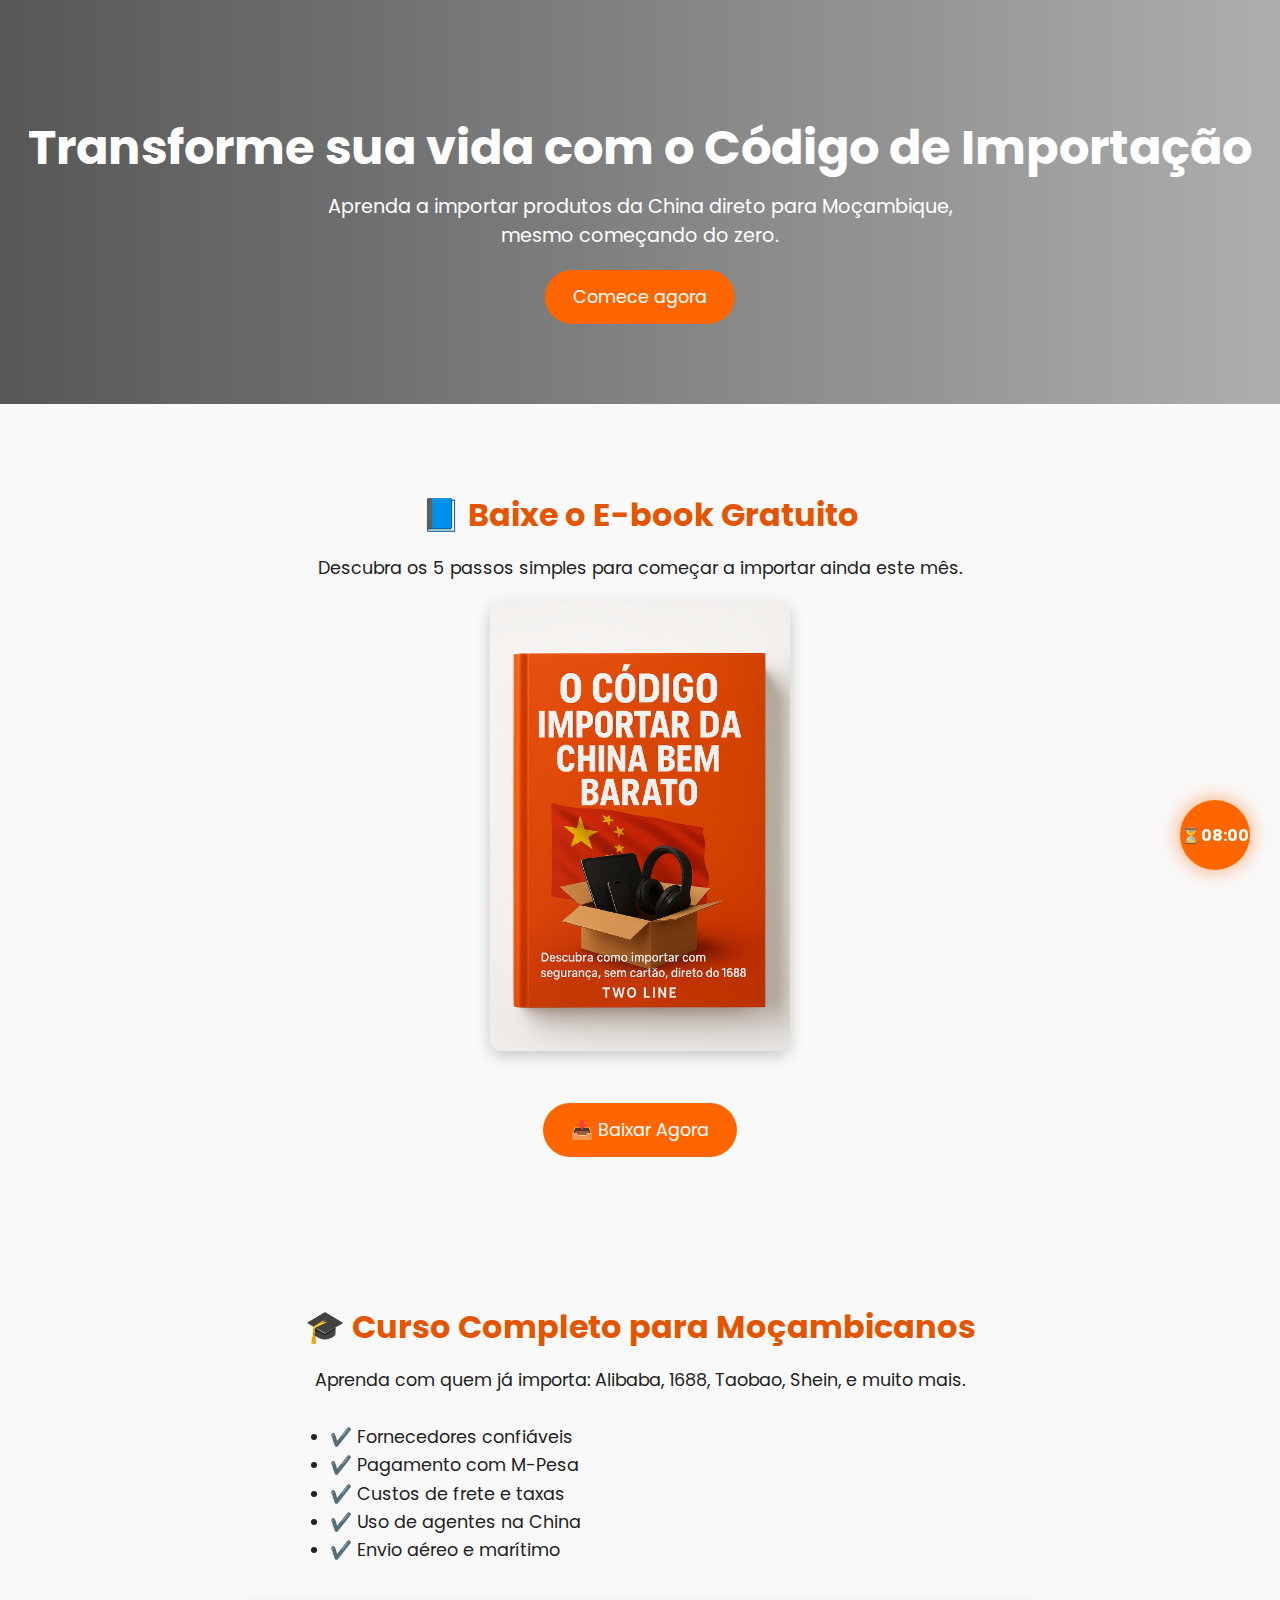
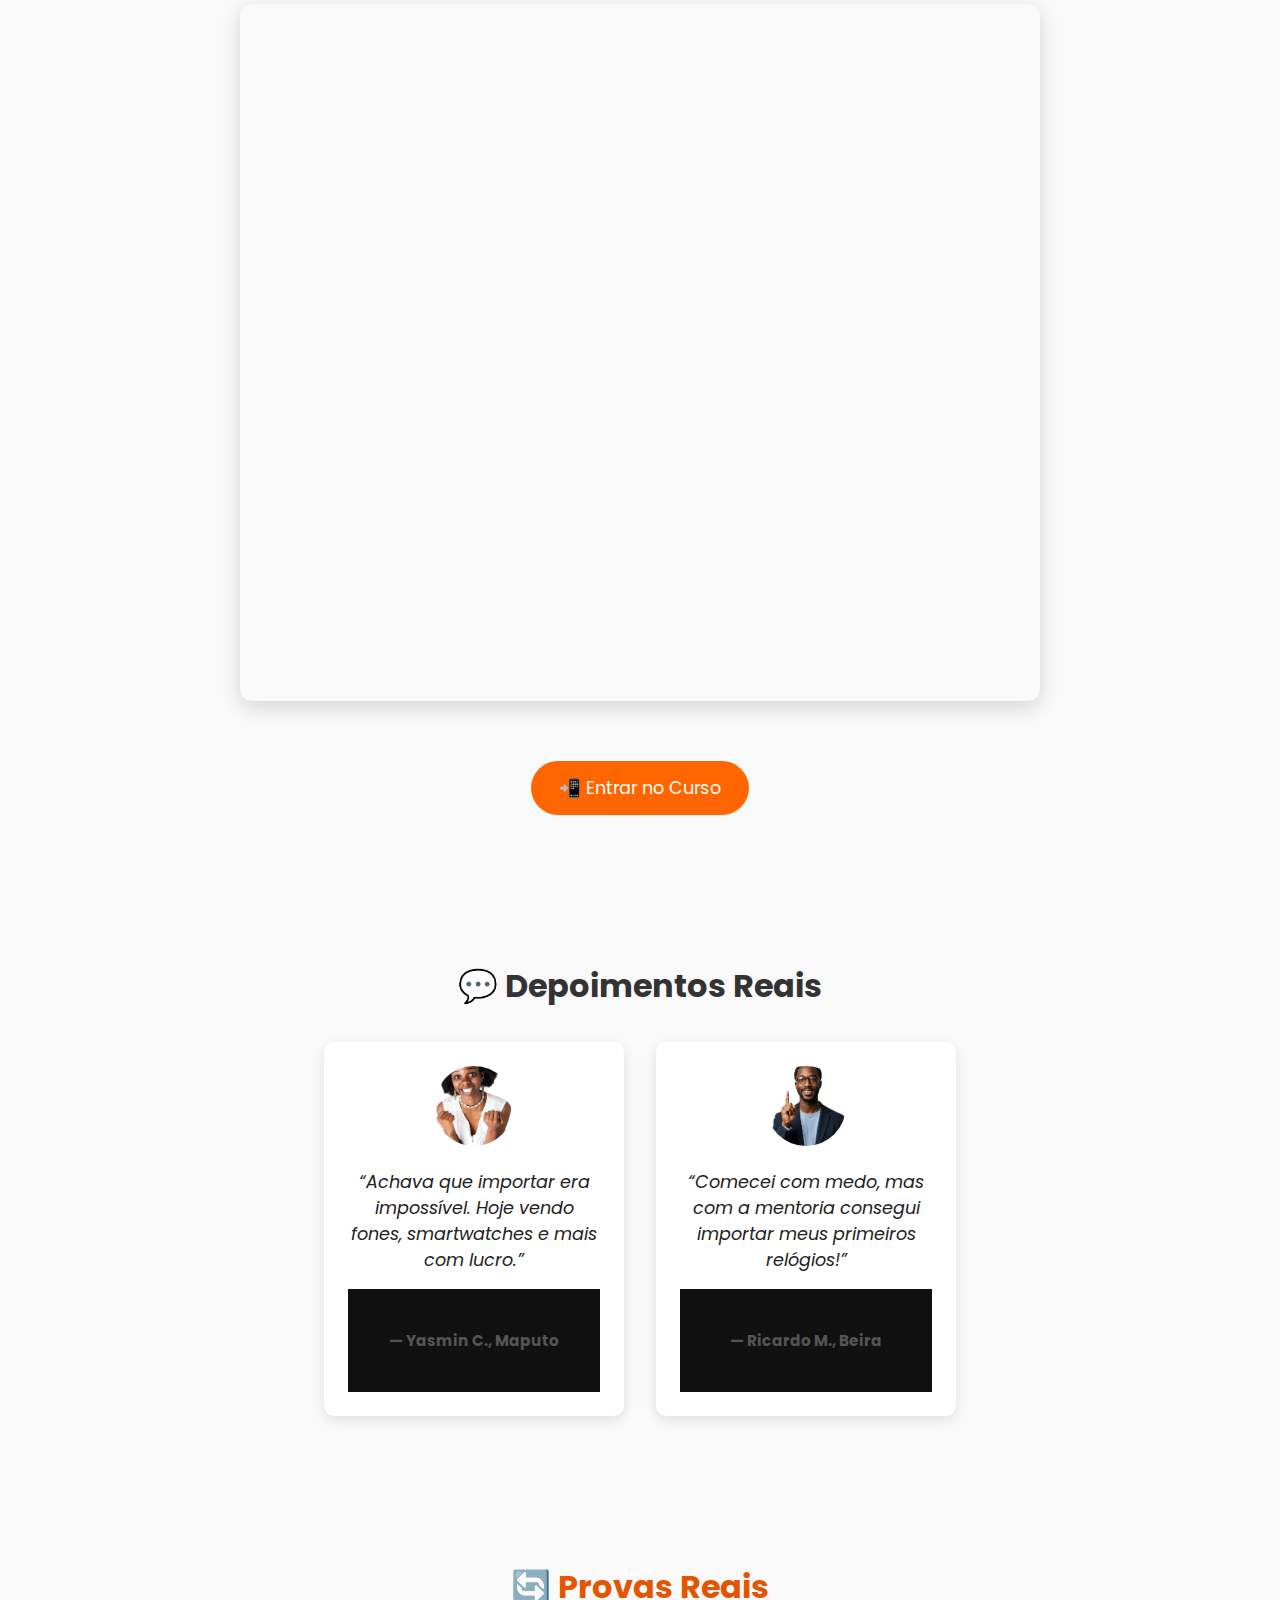
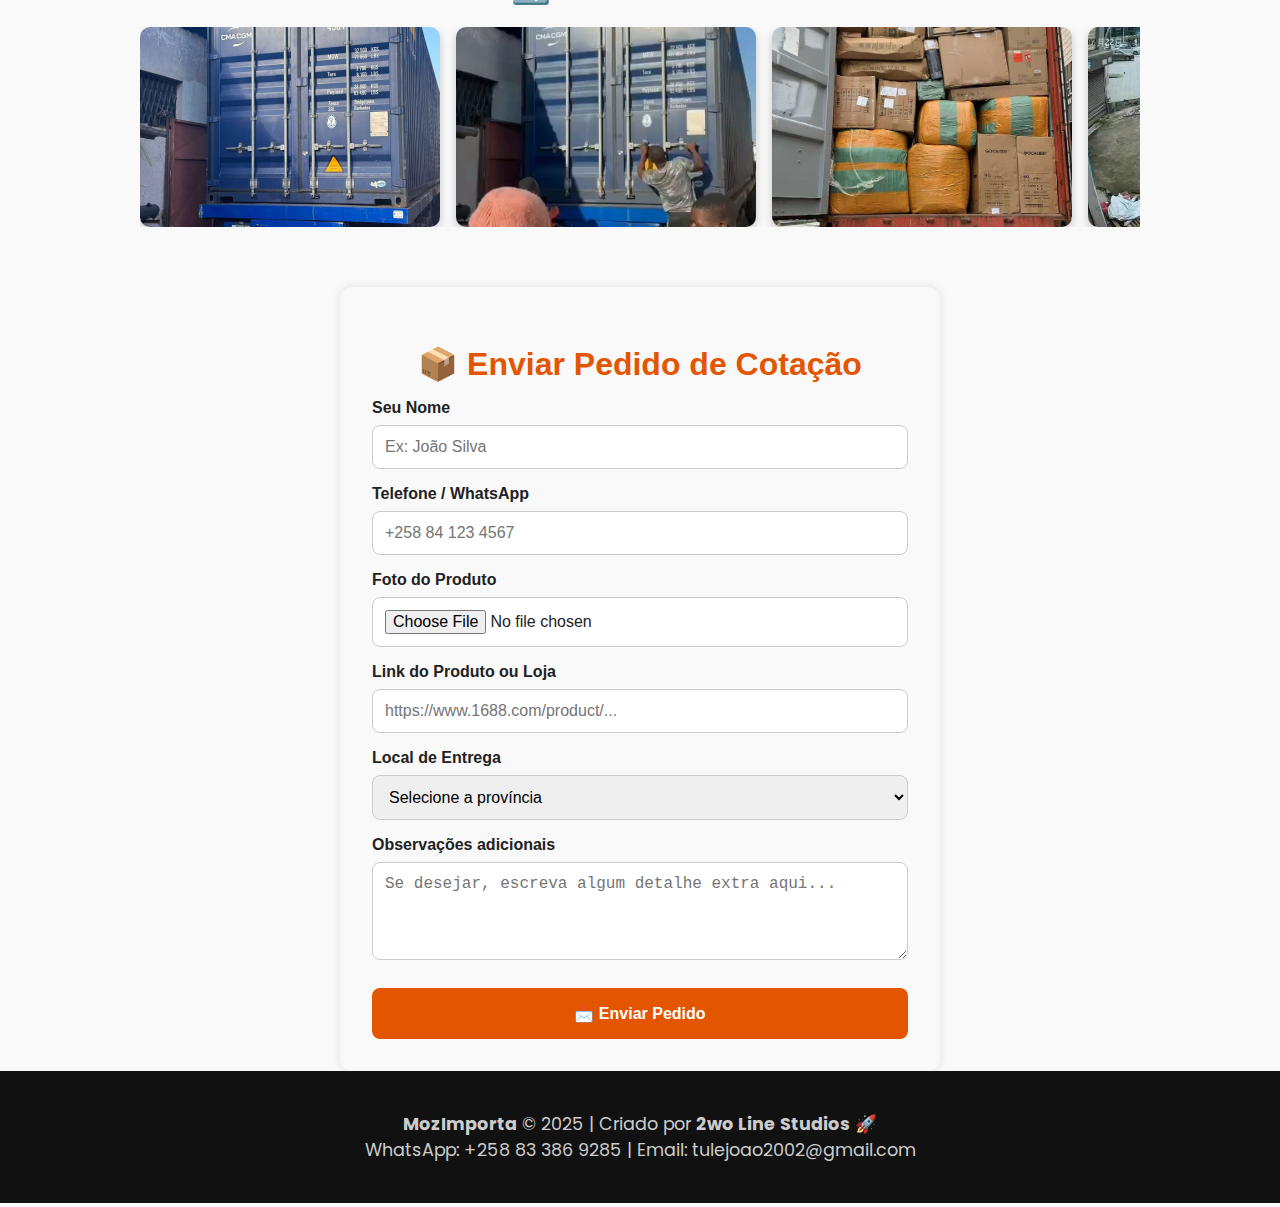
<file: index.html>
<!DOCTYPE html>
<html lang="pt-BR">
<head>
  <meta charset="UTF-8" />
  <meta name="viewport" content="width=device-width, initial-scale=1.0"/>
  <meta name="description" content="MozImporta: Aprenda a importar da China para Moçambique com nosso curso completo e gratuito.">
  <title>MozImporta - Aprenda a Importar</title>
  <link href="https://fonts.googleapis.com/css2?family=Poppins:wght@400;600;700&display=swap" rel="stylesheet">
  <style>
    * {
      box-sizing: border-box;
    }

    body {
      margin: 0;
      font-family: 'Poppins', sans-serif;
      background: #f9f9f9;
      color: #222;
    }

    a {
      text-decoration: none;
    }

    header {
      background-image: linear-gradient(to right, rgba(0, 0, 0, 0.65), rgba(0, 0, 0, 0.3)), url('https://images.unsplash.com/photo-1522199873711-3c112d17e33d');
      background-size: cover;
      background-position: center;
      color: white;
      text-align: center;
      padding: 80px 20px;
      position: relative;
    }

    header h1 {
      font-size: 3rem;
      margin-bottom: 0.5rem;
    }

    header p {
      font-size: 1.2rem;
      max-width: 700px;
      margin: auto;
    }

    .botao {
      display: inline-block;
      background: #ff6600;
      color: white;
      padding: 14px 28px;
      font-size: 1.1rem;
      border-radius: 30px;
      margin-top: 20px;
      transition: background 0.3s ease;
    }

    .botao:hover {
      background: #e04e00;
    }

    section {
      padding: 60px 20px;
      text-align: center;
    }

    h2 {
      font-size: 2rem;
      color: #e35500;
      margin-bottom: 1rem;
    }

    p {
      font-size: 1.1rem;
      max-width: 700px;
      margin: auto;
    }

    .video-container {
      position: relative;
      padding-bottom: 56.25%;
      height: 0;
      overflow: hidden;
      max-width: 800px;
      margin: 40px auto;
      border-radius: 12px;
      box-shadow: 0 6px 20px rgba(0,0,0,0.15);
    }

    .video-container iframe {
      position: absolute;
      width: 100%;
      height: 100%;
      top: 0;
      left: 0;
      border: none;
      border-radius: 12px;
    }

    .urgencia {
      background: #fff3cd;
      padding: 12px;
      text-align: center;
      font-weight: bold;
      font-size: 1rem;
      color: #856404;
    }

    ul {
      text-align: left;
      max-width: 700px;
      margin: 30px auto;
      font-size: 1.1rem;
      line-height: 1.6;
    }

    blockquote {
      background: white;
      padding: 20px;
      border-left: 4px solid #ff6600;
      margin: 40px auto;
      max-width: 700px;
      font-style: italic;
      box-shadow: 0 4px 16px rgba(0, 0, 0, 0.1);
    }

    footer {
      background: #111;
      color: #ccc;
      text-align: center;
      padding: 40px 20px;
      font-size: 0.95rem;
    }

    /* Carrossel */
    .carrossel-wrapper {
      overflow: hidden;
      width: 100%;
      max-width: 1000px;
      margin: auto;
    }

    .carrossel-infinito {
      display: flex;
      gap: 1rem;
      animation: moverCarrossel 40s linear infinite;
    }

    .carrossel-item {
      flex: 0 0 auto;
      width: 300px;
      height: 200px;
    }

    .carrossel-item img,
    .carrossel-item video {
      width: 100%;
      height: 100%;
      object-fit: cover;
      border-radius: 10px;
      box-shadow: 0 4px 10px rgba(0, 0, 0, 0.2);
    }

    @keyframes moverCarrossel {
      0% { transform: translateX(0); }
      100% { transform: translateX(-50%); }
    }
.bolha-contador {
  position: fixed;
  bottom: 30px;
  right: 30px;
  background-color: #ff6600;
  color: white;
  font-weight: bold;
  font-size: 1rem;
  padding: 15px 20px;
  border-radius: 50%;
  box-shadow: 0 0 20px rgba(255, 102, 0, 0.6);
  animation: pulsar 1.5s infinite;
  z-index: 9999;
  text-align: center;
  width: 70px;
  height: 70px;
  display: flex;
  align-items: center;
  justify-content: center;
  cursor: pointer;
}

@keyframes pulsar {
  0% {
    transform: scale(1);
    box-shadow: 0 0 0 rgba(255, 102, 0, 0.7);
  }
  50% {
    transform: scale(1.1);
    box-shadow: 0 0 25px rgba(255, 102, 0, 0.9);
  }
  100% {
    transform: scale(1);
    box-shadow: 0 0 0 rgba(255, 102, 0, 0.7);
  }
}
    /* Formulário */
    form {
      max-width: 600px;
      margin: 60px auto;
      background: white;
      padding: 2rem;
      border-radius: 12px;
      box-shadow: 0 4px 20px rgba(0,0,0,0.08);
      text-align: left;
    }

    form label {
      display: block;
      margin-bottom: 0.5rem;
      font-weight: 600;
    }

    form input,
    form select,
    form textarea {
      width: 100%;
      padding: 0.75rem;
      margin-bottom: 1.5rem;
      border: 1px solid #ccc;
      border-radius: 8px;
      font-size: 1rem;
    }

    form button {
      width: 100%;
      background: #ff6600;
      color: white;
      padding: 1rem;
      font-size: 1rem;
      font-weight: bold;
      border: none;
      border-radius: 8px;
      cursor: pointer;
      transition: background 0.3s ease;
    }

    form button:hover {
      background: #e35500;

#depoimentos {
  padding: 60px 20px;
  background: linear-gradient(145deg, #fefefe, #f2f2f2);
}

.depoimentos-slider {
  display: flex;
  overflow-x: auto;
  gap: 1.5rem;
  scroll-snap-type: x mandatory;
  padding-bottom: 1rem;
  scrollbar-width: none;
}

.depoimentos-slider::-webkit-scrollbar {
  display: none;
}

.depoimento-card {
  flex: 0 0 300px;
  scroll-snap-align: start;
  background: white;
  padding: 20px;
  border-radius: 16px;
  box-shadow: 0 8px 24px rgba(0,0,0,0.08);
  color: #444;
  display: flex;
  flex-direction: column;
  align-items: center;
  transition: transform 0.3s ease, box-shadow 0.3s ease;
}

.depoimento-card:hover {
  transform: scale(1.03);
  box-shadow: 0 12px 28px rgba(0,0,0,0.12);
}

.depoimento-card img {
  border-radius: 50%;
  width: 60px;
  height: 60px;
  margin-bottom: 15px;
  object-fit: cover;
}

.depoimento-card p {
  font-style: italic;
  font-size: 0.95rem;
  text-align: center;
  margin-bottom: 1rem;
  line-height: 1.4;
}

.depoimento-card footer {
  font-weight: bold;
  color: #ff6600;
  text-align: center;
  font-size: 0.9rem;
}
    }
  </style>
</head>
<body>

  <div class="bolha-contador" title="Tempo restante para garantir vaga">
  ⏳ <span id="countdown">08:00</span>
</div>

  <header>
    <h1>Transforme sua vida com o Código de Importação</h1>
    <p>Aprenda a importar produtos da China direto para Moçambique, mesmo começando do zero.</p>
    <a href="#curso" class="botao">Comece agora</a>
  </header>

  <main>
    <section id="ebook">
      <h2>📘 Baixe o E-book Gratuito</h2>
      <p>Descubra os 5 passos simples para começar a importar ainda este mês.</p>
      <img src="imagens/CAP.png" alt="E-book MozImporta" style="max-width:300px; border-radius:12px; box-shadow:0 5px 15px rgba(0,0,0,0.2); margin-top:20px;">
      <br><br>
      <a href="https://seulink.com/ebook" class="botao" target="_blank">📥 Baixar Agora</a>
    </section>

    <section id="curso">
      <h2>🎓 Curso Completo para Moçambicanos</h2>
      <p>Aprenda com quem já importa: Alibaba, 1688, Taobao, Shein, e muito mais.</p>
      <ul>
        <li>✔️ Fornecedores confiáveis</li>
        <li>✔️ Pagamento com M-Pesa</li>
        <li>✔️ Custos de frete e taxas</li>
        <li>✔️ Uso de agentes na China</li>
        <li>✔️ Envio aéreo e marítimo</li>
      </ul>
      <div class="video-container">
        <iframe src="https://www.youtube.com/embed/YOUR_VIDEO_ID" allowfullscreen></iframe>
      </div>
      <a href="https://wa.me/258833869285" class="botao">📲 Entrar no Curso</a>
    </section>

   <section id="depoimentos">
  <h2 style="text-align:center; font-size:2em; margin-bottom:2rem; color: #333;">💬 Depoimentos Reais</h2>

  <div class="depoimentos-slider" style="display: flex; gap: 2rem; justify-content: center; flex-wrap: wrap;">
    <div class="depoimento-card" style="background: #fff; padding: 1.5rem; border-radius: 10px; box-shadow: 0 4px 12px rgba(0,0,0,0.1); max-width: 300px; text-align: center;">
      <img src="imagens/4.png" alt="Yasmin" style="width: 80px; height: 80px; border-radius: 50%; object-fit: cover; margin-bottom: 1rem;">
      <p style="font-style: italic;">“Achava que importar era impossível. Hoje vendo fones, smartwatches e mais com lucro.”</p>
      <footer style="margin-top: 1rem; font-weight: bold; color: #555;">— Yasmin C., Maputo</footer>
    </div>

    <div class="depoimento-card" style="background: #fff; padding: 1.5rem; border-radius: 10px; box-shadow: 0 4px 12px rgba(0,0,0,0.1); max-width: 300px; text-align: center;">
      <img src="imagens/1.png" alt="Ricardo" style="width: 80px; height: 80px; border-radius: 50%; object-fit: cover; margin-bottom: 1rem;">
      <p style="font-style: italic;">“Comecei com medo, mas com a mentoria consegui importar meus primeiros relógios!”</p>
      <footer style="margin-top: 1rem; font-weight: bold; color: #555;">— Ricardo M., Beira</footer>
    </div>
  </div>
</section>

    <section>
      <h2>🔄 Provas Reais</h2>
      <div class="carrossel-wrapper">
        <div class="carrossel-infinito">
          <div class="carrossel-item"><img src="imagens/IMG-20250723-WA0002.jpg" alt="prova 1"></div>
          <div class="carrossel-item"><video src="video/video2.mp4" muted autoplay loop></video></div>
          <div class="carrossel-item"><img src="imagens/contentores.jpeg" alt="prova 2"></div>
          <div class="carrossel-item"><video src="video/video1.mp4" muted autoplay loop></video></div>
          <div class="carrossel-item"><img src="imagens/IMG-20250801-WA0018.jpg" alt="prova 3"></div>
        </div>
      </div>
    </section>

    <!-- ...
<!-- Adicione este <form> completo onde desejar no seu HTML -->
<form 
  id="formCotacao"
  action="https://formsubmit.co/novadigitalj@gmail.com" 
  method="POST" 
  enctype="multipart/form-data" 
  style="max-width: 600px; margin: 0 auto; padding: 2rem; background-color: #f9f9f9; border-radius: 12px; box-shadow: 0 0 10px rgba(0,0,0,0.1); font-family: sans-serif;"
>
  <h2 style="text-align: center; color: #e35500; margin-bottom: 1rem;">📦 Enviar Pedido de Cotação</h2>

  <!-- Nome -->
  <label>Seu Nome</label>
  <input type="text" name="nome" placeholder="Ex: João Silva" required style="width: 100%; padding: 0.75rem; margin-bottom: 1rem; border-radius: 8px; border: 1px solid #ccc;">

  <!-- Telefone -->
  <label>Telefone / WhatsApp</label>
  <input 
    type="tel" 
    id="telefone" 
    name="WhatsApp" 
    placeholder="+258 84 123 4567" 
    required 
    style="width: 100%; padding: 0.75rem; margin-bottom: 1rem; border-radius: 8px; border: 1px solid #ccc;"
  >

  <!-- Foto -->
  <label>Foto do Produto</label>
  <input type="file" name="foto" accept="image/*" required style="width: 100%; padding: 0.75rem; margin-bottom: 1rem; border-radius: 8px; border: 1px solid #ccc; background: white;">

  <!-- Link -->
  <label>Link do Produto ou Loja</label>
  <input type="url" name="linkProduto" placeholder="https://www.1688.com/product/..." required style="width: 100%; padding: 0.75rem; margin-bottom: 1rem; border-radius: 8px; border: 1px solid #ccc;">

  <!-- Local de Entrega -->
  <label>Local de Entrega</label>
  <select name="Local Entrega" required style="width: 100%; padding: 0.75rem; margin-bottom: 1rem; border-radius: 8px; border: 1px solid #ccc;">
    <option value="" disabled selected>Selecione a província</option>
    <option value="Maputo">Maputo</option>
    <option value="Gaza">Gaza</option>
    <option value="Inhambane">Inhambane</option>
    <option value="Beira">Beira</option>
    <option value="Outro">Outro</option>
  </select>

  <!-- Observações -->
  <label>Observações adicionais</label>
  <textarea name="mensagem" rows="4" placeholder="Se desejar, escreva algum detalhe extra aqui..." style="width: 100%; padding: 0.75rem; border-radius: 8px; border: 1px solid #ccc; margin-bottom: 1.5rem;"></textarea>

  <!-- Campos ocultos -->
  <input type="hidden" name="_captcha" value="false">
  <input type="hidden" name="_template" value="box">
  <input type="hidden" name="_subject" value="Novo pedido via MozImporta">
  <input type="hidden" name="_next" value="obrigado.html">

  <!-- Botão com loading -->
  <button 
    id="botaoEnviar"
    type="submit" 
    style="width: 100%; padding: 1rem; background-color: #e35500; color: white; border: none; border-radius: 8px; font-size: 1rem; cursor: pointer; transition: background-color 0.3s ease;"
  >
    📩 Enviar Pedido
  </button>
</form>

<!-- Script de melhoria -->
<script>
  // Máscara de telefone
  document.getElementById('telefone').addEventListener('input', function (e) {
    let x = e.target.value.replace(/\D/g, '').slice(0, 12);
    let formatted = x;

    if (x.length > 3 && x.length <= 6)
      formatted = `+${x.slice(0,3)} ${x.slice(3)}`;
    else if (x.length > 6 && x.length <= 9)
      formatted = `+${x.slice(0,3)} ${x.slice(3,5)} ${x.slice(5)}`;
    else if (x.length > 9)
      formatted = `+${x.slice(0,3)} ${x.slice(3,5)} ${x.slice(5,8)} ${x.slice(8)}`;

    e.target.value = formatted;
  });

  // Animação de carregamento no botão
  const form = document.getElementById('formCotacao');
  const botao = document.getElementById('botaoEnviar');

  form.addEventListener('submit', function () {
    botao.disabled = true;
    botao.innerHTML = '⏳ Enviando...';
    botao.style.backgroundColor = '#aaa';
  });
</script>
  </main>

  <footer>
    <p><strong>MozImporta</strong> © 2025 | Criado por <strong>2wo Line Studios</strong> 🚀</p>
    <p>WhatsApp: +258 83 386 9285 | Email: tulejoao2002@gmail.com</p>
  </footer>

  <script>
    // Contador regressivo
    let tempo = 8 * 60;
const countdown = document.getElementById("countdown");
setInterval(() => {
  const min = String(Math.floor(tempo / 60)).padStart(2, '0');
  const sec = String(tempo % 60).padStart(2, '0');
  countdown.textContent = `${min}:${sec}`;
  if (tempo > 0) tempo--;
}, 1000);
  </script>
</body>
</html>
</file>
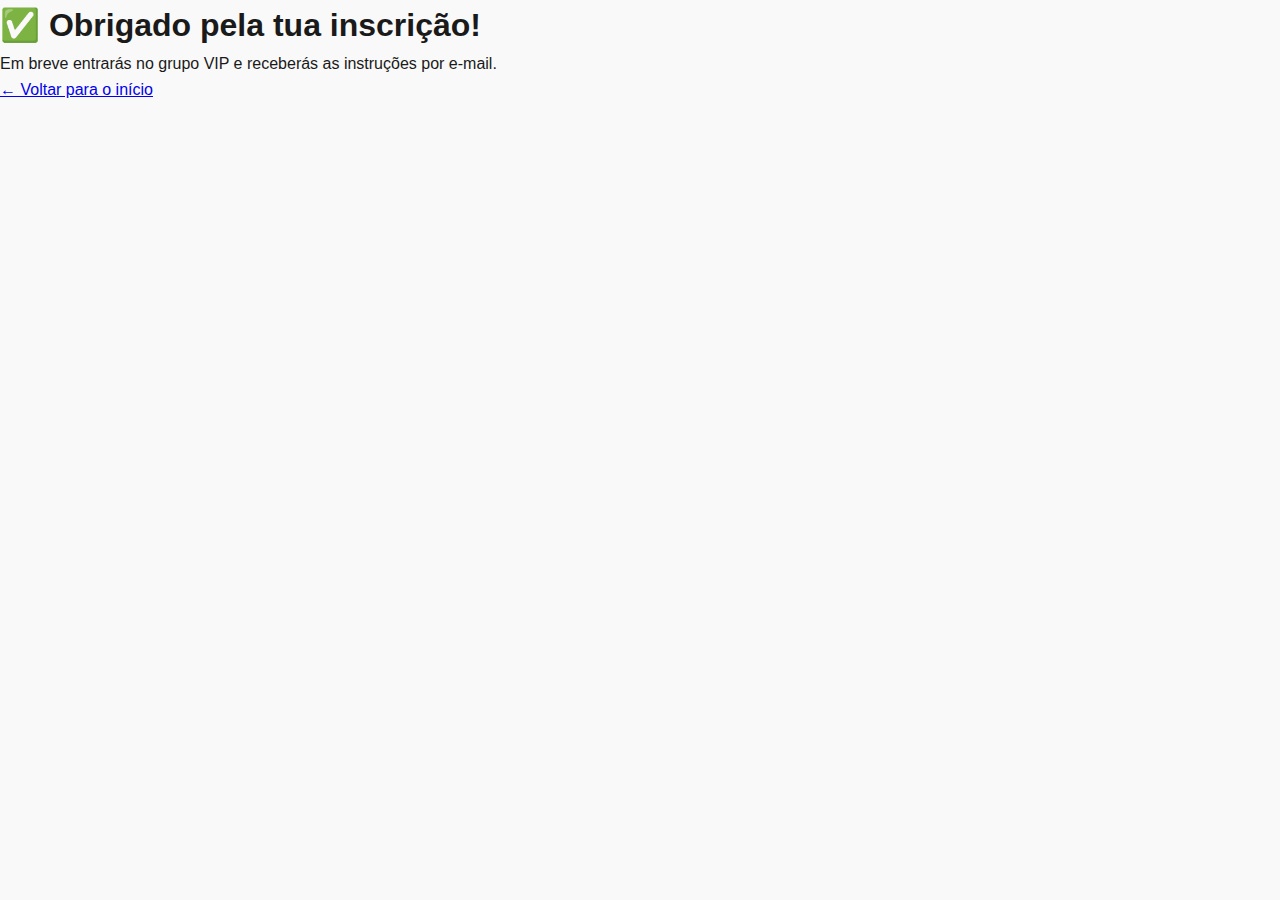
<file: obrigado.html>
<!DOCTYPE html>
<html lang="pt">
<head>
  <meta charset="UTF-8">
  <meta name="viewport" content="width=device-width, initial-scale=1.0">
  <title>Obrigado!</title>
  <link rel="stylesheet" href="css/style.css">
</head>
<body>
  <h1>✅ Obrigado pela tua inscrição!</h1>
  <p>Em breve entrarás no grupo VIP e receberás as instruções por e-mail.</p>
  <a href="/">← Voltar para o início</a>
</body>
</html>
</file>
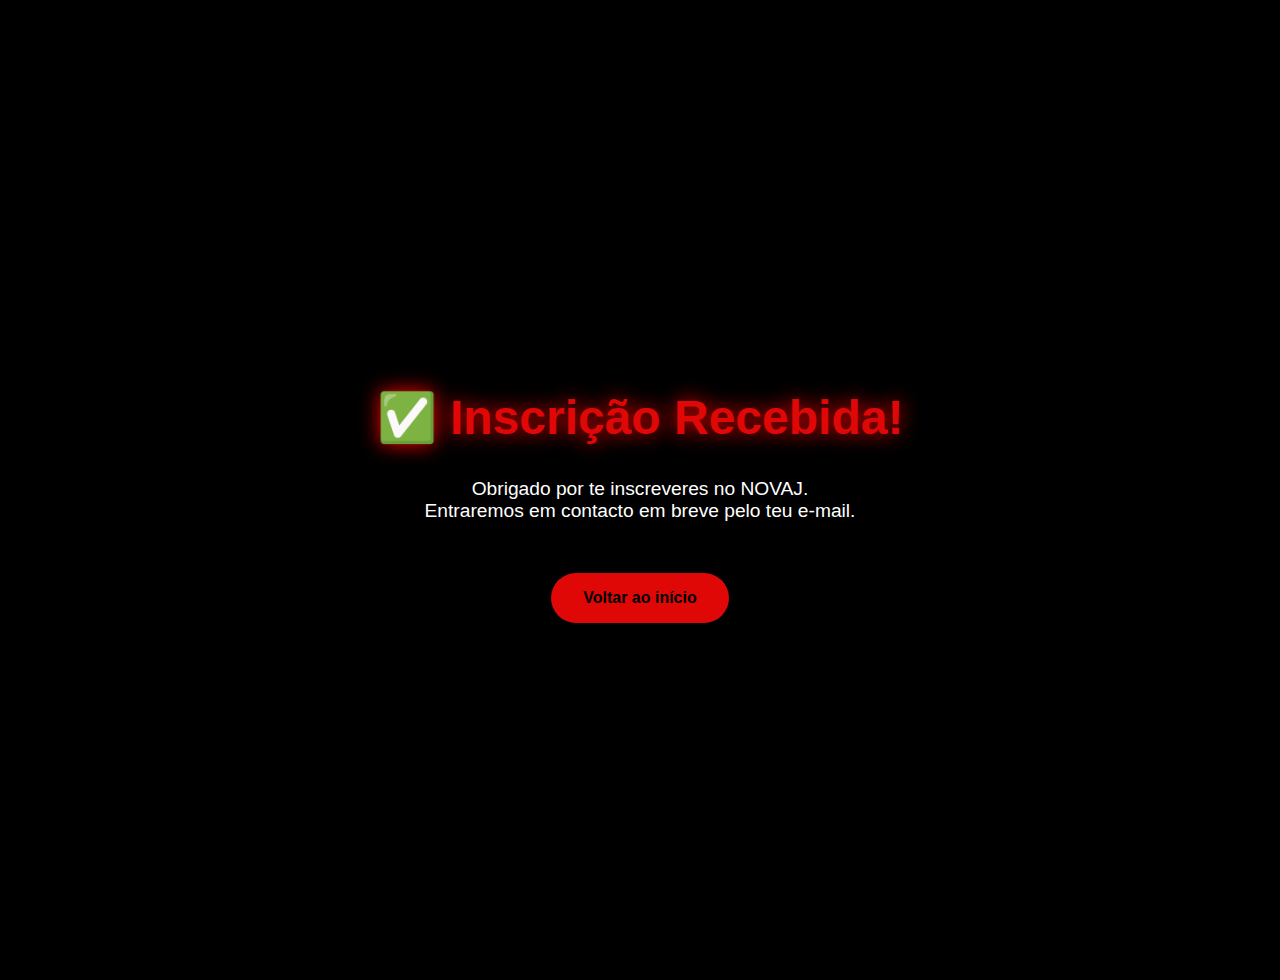
<file: novaj-lading/obrigado.html>
<!DOCTYPE html>
<html lang="pt">
<head>
  <meta charset="UTF-8" />
  <title>Obrigado!</title>
  <style>
    body {
      background-color: #000;
      color: #fff;
      font-family: 'Orbitron', sans-serif;
      display: flex;
      align-items: center;
      justify-content: center;
      height: 100vh;
      text-align: center;
      padding: 2rem;
    }
    h1 {
      color: #e00707;
      font-size: 3rem;
      text-shadow: 0 0 20px red;
    }
    p {
      font-size: 1.2rem;
      margin-top: 1rem;
    }
    a {
      display: inline-block;
      margin-top: 2rem;
      padding: 1rem 2rem;
      background: #e00707;
      color: #000;
      border-radius: 50px;
      text-decoration: none;
      font-weight: bold;
      transition: 0.3s;
    }
    a:hover {
      background: #fff;
      color: #e00707;
    }
  </style>
</head>
<body>
  <div>
    <h1>✅ Inscrição Recebida!</h1>
    <p>Obrigado por te inscreveres no NOVAJ.<br>Entraremos em contacto em breve pelo teu e-mail.</p>
    <a href="/">Voltar ao início</a>
  </div>
</body>
</html>
</file>
<file: css/style.css>
/* style.css */

/* RESET */
* {
  margin: 0;
  padding: 0;
  box-sizing: border-box;
}

html {
  scroll-behavior: smooth;
}

body {
  font-family: 'Inter', sans-serif;
  background-color: #f9f9f9;
  color: #1a1a1a;
  line-height: 1.6;
}

.container {
  width: 90%;
  max-width: 1200px;
  margin: 0 auto;
}

/* HEADER */
.header {
  background: #0d0d0d;
  padding: 1rem 0;
  position: sticky;
  top: 0;
  z-index: 1000;
  box-shadow: 0 2px 10px rgba(0, 0, 0, 0.5);
}

.logo {
  font-size: 2rem;
  font-weight: 900;
  color: #fff;
}

.nav-links {
  list-style: none;
  display: flex;
  gap: 2rem;
}

.nav-links a {
  color: #fff;
  text-decoration: none;
  font-weight: bold;
  transition: color 0.3s;
}

.nav-links a:hover {
  color: #ffcc00;
}

/* HERO */
.hero {
  background: linear-gradient(to right, #000, #111);
  color: white;
  text-align: center;
  padding: 5rem 2rem;
}

.impact-title {
  font-size: 3rem;
  font-weight: 900;
  margin-bottom: 1rem;
}

.sub {
  font-size: 1.2rem;
  margin-bottom: 2rem;
}

.btn-primary {
  background: #ffcc00;
  color: #000;
  padding: 1rem 2rem;
  border: none;
  border-radius: 10px;
  text-decoration: none;
  font-weight: bold;
  transition: transform 0.3s, background 0.3s;
}

.btn-primary:hover {
  background: #e6b800;
  transform: scale(1.05);
}

.pulse {
  animation: pulse 1.5s infinite;
}

@keyframes pulse {
  0% { transform: scale(1); }
  50% { transform: scale(1.05); }
  100% { transform: scale(1); }
}

/* COMO FUNCIONA */
.como-funciona {
  background: #fff;
  padding: 4rem 2rem;
}

.como-funciona h2 {
  font-size: 2rem;
  margin-bottom: 2rem;
}

.como-funciona ol {
  list-style-position: inside;
  padding-left: 1rem;
  font-size: 1.2rem;
  line-height: 2;
}

/* BENEFÍCIOS */
.beneficios {
  background: #f1f1f1;
  padding: 4rem 2rem;
}

.beneficios h2 {
  font-size: 2rem;
  margin-bottom: 2rem;
}

.beneficios ul {
  list-style: none;
  padding-left: 0;
}

.beneficios li {
  margin-bottom: 1rem;
  font-size: 1.1rem;
}

/* TESTEMUNHOS */
.testemunhos {
  background: #000;
  color: #fff;
  padding: 4rem 2rem;
}

.testemunhos h2 {
  margin-bottom: 2rem;
  font-size: 2rem;
}

blockquote {
  font-style: italic;
  margin-bottom: 2rem;
  border-left: 5px solid #ffcc00;
  padding-left: 1rem;
}

/* FAQ */
.faq {
  background: #fff;
  padding: 4rem 2rem;
}

.faq h2 {
  font-size: 2rem;
  margin-bottom: 2rem;
}

.faq details {
  margin-bottom: 1.5rem;
  background: #f7f7f7;
  padding: 1rem;
  border-radius: 10px;
  box-shadow: 0 2px 8px rgba(0,0,0,0.05);
}

.faq summary {
  cursor: pointer;
  font-weight: bold;
  font-size: 1.1rem;
}

/* CTA FINAL */
.cta-final {
  background: #111;
  color: #fff;
  padding: 5rem 2rem;
  text-align: center;
}

.cta-final h2.impact {
  font-size: 2.5rem;
  margin-bottom: 1rem;
}

.cta-final p {
  font-size: 1.2rem;
  margin-bottom: 2rem;
}

footer {
  background: #0d0d0d;
  color: #aaa;
  text-align: center;
  padding: 1rem;
  font-size: 0.9rem;
}

/* RESPONSIVO */
@media screen and (max-width: 768px) {
  .nav-links {
    flex-direction: column;
    gap: 1rem;
    align-items: center;
  }

  .impact-title {
    font-size: 2rem;
  }

  .btn-primary {
    width: 100%;
  }

  .cta-final h2.impact {
    font-size: 2rem;
  }
}

/* ADICIONAIS */
section {
  margin-bottom: 4rem;
}

ul li strong {
  color: #d4af37;
}

blockquote strong {
  color: #ffcc00;
}

ol li::marker {
  color: #ffcc00;
  font-weight: bold;
}
/* Menu padrão - horizontal */
nav ul {
  display: flex;
  justify-content: center;
  list-style: none;
  gap: 30px;
  padding: 0;
  margin: 0;
}

/* Links do menu */
nav ul li a {
  text-decoration: none;
  color: white;
  font-weight: bold;
  font-size: 1rem;
  transition: color 0.3s ease;
}

nav ul li a:hover {
  color: #FFD700;
}

/* RESPONSIVIDADE para celulares */
@media (max-width: 768px) {
  nav ul {
    flex-direction: column; /* muda o menu para vertical */
    align-items: center;
    gap: 15px;
    padding-top: 20px;
  }

  nav ul li a {
    font-size: 1.1rem;
  }
</file>
